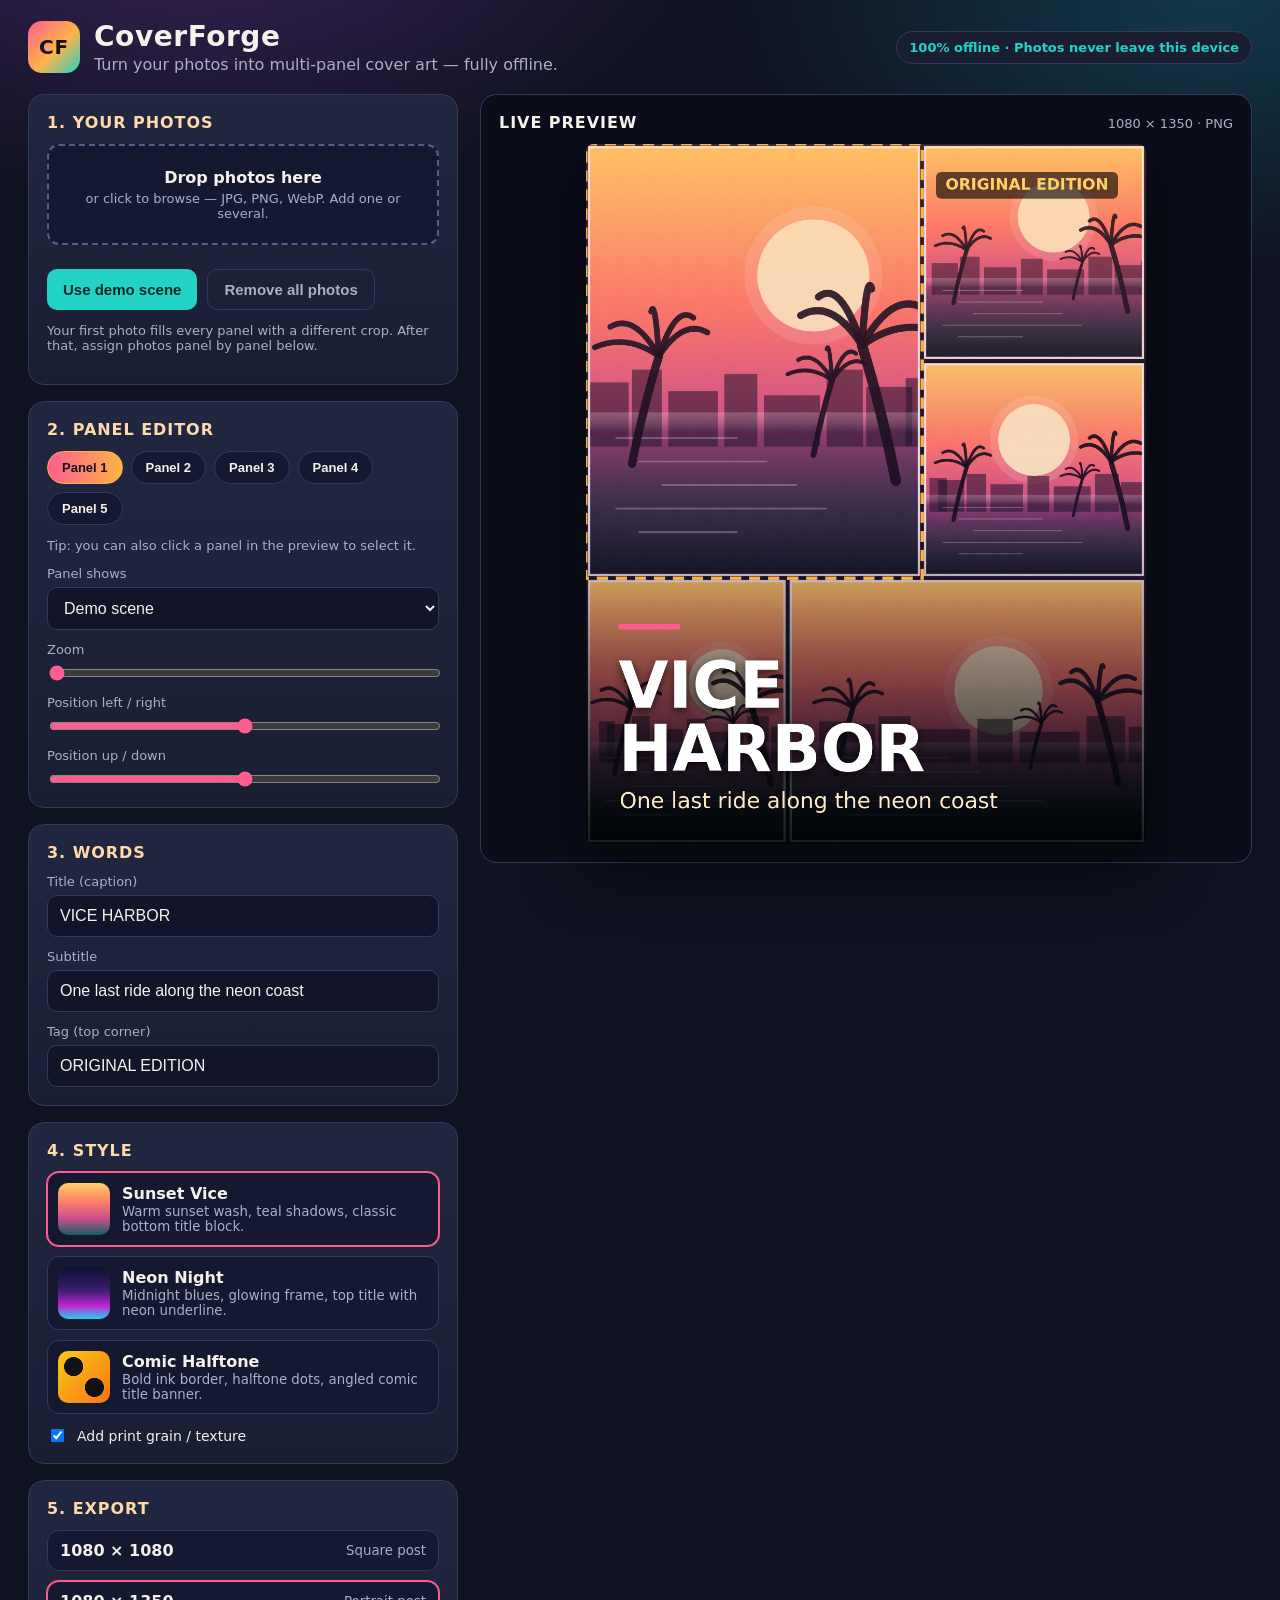
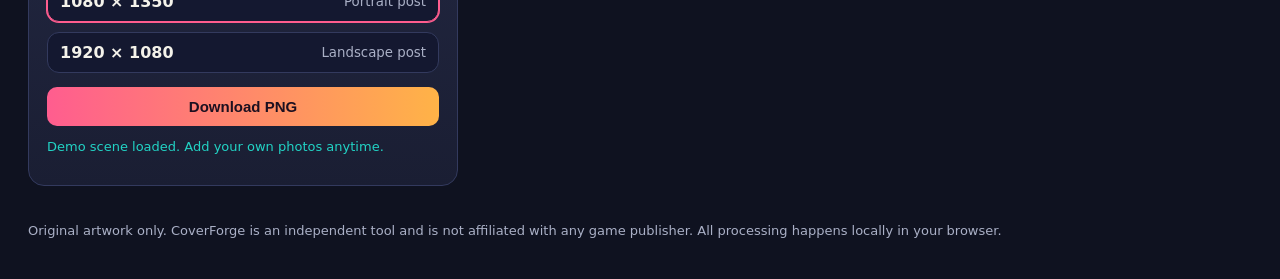
<file: app/index.html>
<!DOCTYPE html>
<html lang="en">
<head>
<meta charset="UTF-8">
<meta name="viewport" content="width=device-width, initial-scale=1.0">
<title>CoverForge — Multi-Panel Cover Art Maker</title>
<meta name="description" content="Offline web app that turns your photos and a caption into original multi-panel cover art, exported as a PNG.">
<link rel="stylesheet" href="styles.css">
</head>
<body>
<header class="topbar">
  <div class="brand">
    <div class="brand-mark" aria-hidden="true">CF</div>
    <div>
      <h1>CoverForge</h1>
      <p>Turn your photos into multi-panel cover art — fully offline.</p>
    </div>
  </div>
  <span class="offline-badge">100% offline &middot; Photos never leave this device</span>
</header>

<main class="layout">
  <section class="controls" aria-label="Cover controls">
    <div class="panel">
      <h2>1. Your photos</h2>
      <div id="dropZone" class="drop-zone" tabindex="0" role="button" aria-label="Add photos">
        <strong>Drop photos here</strong>
        <span>or click to browse — JPG, PNG, WebP. Add one or several.</span>
        <input id="photoInput" type="file" accept="image/*" multiple hidden>
      </div>
      <div id="photoList" class="photo-list" aria-label="Loaded photos"></div>
      <div class="row">
        <button id="demoBtn" class="btn btn-secondary" type="button">Use demo scene</button>
        <button id="clearPhotosBtn" class="btn btn-ghost" type="button">Remove all photos</button>
      </div>
      <p class="hint">Your first photo fills every panel with a different crop. After that, assign photos panel by panel below.</p>
    </div>

    <div class="panel">
      <h2>2. Panel editor</h2>
      <div id="panelPicker" class="panel-picker" role="group" aria-label="Choose a panel to edit"></div>
      <p class="hint">Tip: you can also click a panel in the preview to select it.</p>
      <label class="field">
        <span>Panel shows</span>
        <select id="panelSource">
          <option value="-1">Demo scene</option>
        </select>
      </label>
      <label class="field">
        <span>Zoom</span>
        <input id="panelZoom" type="range" min="100" max="250" value="100">
      </label>
      <label class="field">
        <span>Position left / right</span>
        <input id="panelX" type="range" min="-50" max="50" value="0">
      </label>
      <label class="field">
        <span>Position up / down</span>
        <input id="panelY" type="range" min="-50" max="50" value="0">
      </label>
    </div>

    <div class="panel">
      <h2>3. Words</h2>
      <label class="field">
        <span>Title (caption)</span>
        <input id="titleInput" type="text" maxlength="42" value="VICE HARBOR">
      </label>
      <label class="field">
        <span>Subtitle</span>
        <input id="subtitleInput" type="text" maxlength="72" value="One last ride along the neon coast">
      </label>
      <label class="field">
        <span>Tag (top corner)</span>
        <input id="tagInput" type="text" maxlength="24" value="ORIGINAL EDITION">
      </label>
    </div>

    <div class="panel">
      <h2>4. Style</h2>
      <div class="style-grid" role="radiogroup" aria-label="Cover style">
        <label class="style-card">
          <input type="radio" name="style" value="sunset" checked>
          <span class="swatch swatch-sunset" aria-hidden="true"></span>
          <strong>Sunset Vice</strong>
          <small>Warm sunset wash, teal shadows, classic bottom title block.</small>
        </label>
        <label class="style-card">
          <input type="radio" name="style" value="neon">
          <span class="swatch swatch-neon" aria-hidden="true"></span>
          <strong>Neon Night</strong>
          <small>Midnight blues, glowing frame, top title with neon underline.</small>
        </label>
        <label class="style-card">
          <input type="radio" name="style" value="halftone">
          <span class="swatch swatch-halftone" aria-hidden="true"></span>
          <strong>Comic Halftone</strong>
          <small>Bold ink border, halftone dots, angled comic title banner.</small>
        </label>
      </div>
      <label class="field checkbox">
        <input id="grainInput" type="checkbox" checked>
        <span>Add print grain / texture</span>
      </label>
    </div>

    <div class="panel actions">
      <h2>5. Export</h2>
      <div class="size-grid" role="radiogroup" aria-label="Export size">
        <label class="size-card">
          <input type="radio" name="size" value="1080x1080">
          <strong>1080 &times; 1080</strong>
          <small>Square post</small>
        </label>
        <label class="size-card">
          <input type="radio" name="size" value="1080x1350" checked>
          <strong>1080 &times; 1350</strong>
          <small>Portrait post</small>
        </label>
        <label class="size-card">
          <input type="radio" name="size" value="1920x1080">
          <strong>1920 &times; 1080</strong>
          <small>Landscape post</small>
        </label>
      </div>
      <button id="exportBtn" class="btn btn-primary" type="button">Download PNG</button>
      <p id="status" class="status" role="status" aria-live="polite">Demo scene loaded. Add your own photos anytime.</p>
    </div>
  </section>

  <section class="preview-wrap" aria-label="Live preview">
    <div class="preview-head">
      <h2>Live preview</h2>
      <span id="previewMeta">1080 &times; 1350 &middot; PNG</span>
    </div>
    <!-- The canvas is the export surface: its internal size is the export size. -->
    <canvas id="coverCanvas" width="1080" height="1350" aria-label="Cover art preview"></canvas>
  </section>
</main>

<footer class="footer">
  <p>Original artwork only. CoverForge is an independent tool and is not affiliated with any game publisher. All processing happens locally in your browser.</p>
</footer>

<script src="app.js"></script>
</body>
</html>
</file>
<file: app/styles.css>
:root{
  --bg:#0f1220; --panel:#1a1e33; --panel2:#222741; --text:#f4f2ea; --muted:#aab0c6;
  --accent:#ff5d8f; --accent2:#ffb347; --teal:#22d3c5; --line:#333a5e; --radius:16px;
}
*{box-sizing:border-box}
html,body{margin:0;padding:0}
body{
  font-family:system-ui,-apple-system,"Segoe UI",Roboto,Helvetica,Arial,sans-serif;
  background:radial-gradient(900px 500px at 15% -5%,#3a2358 0,transparent 60%),
             radial-gradient(900px 500px at 95% 0,#123a4a 0,transparent 55%),var(--bg);
  color:var(--text); min-height:100vh;
}
.topbar{display:flex;justify-content:space-between;align-items:center;gap:16px;padding:20px 28px;flex-wrap:wrap}
.brand{display:flex;gap:14px;align-items:center}
.brand-mark{width:52px;height:52px;border-radius:14px;display:grid;place-items:center;font-weight:900;letter-spacing:.04em;
  background:linear-gradient(135deg,var(--accent),var(--accent2) 55%,var(--teal));color:#14101f;font-size:20px}
.brand h1{margin:0;font-size:28px;letter-spacing:.02em}
.brand p{margin:2px 0 0;color:var(--muted)}
.offline-badge{border:1px solid var(--line);background:var(--panel);color:var(--teal);padding:8px 12px;border-radius:999px;font-size:13px;font-weight:600}
.layout{display:grid;grid-template-columns:minmax(320px,430px) minmax(320px,1fr);gap:22px;padding:0 28px 24px;align-items:start}
@media (max-width:900px){.layout{grid-template-columns:1fr}}
.controls{display:flex;flex-direction:column;gap:16px}
.panel{background:linear-gradient(180deg,var(--panel2),var(--panel));border:1px solid var(--line);border-radius:var(--radius);padding:18px}
.panel h2{margin:0 0 12px;font-size:16px;letter-spacing:.06em;text-transform:uppercase;color:#ffd9a8}
.drop-zone{border:2px dashed #55608f;border-radius:12px;padding:22px 14px;text-align:center;cursor:pointer;display:flex;flex-direction:column;gap:4px;background:#141830}
.drop-zone:hover,.drop-zone:focus,.drop-zone.dragging{border-color:var(--accent);background:#1d2142;outline:none}
.drop-zone span{color:var(--muted);font-size:13px}
.row{display:flex;gap:10px;margin-top:12px;flex-wrap:wrap}
.field{display:flex;flex-direction:column;gap:6px;margin-top:12px;font-size:13px;color:var(--muted)}
.field input[type="text"],.field select{background:#12152a;border:1px solid var(--line);border-radius:10px;color:var(--text);padding:11px 12px;font-size:16px}
.field input[type="range"]{width:100%;accent-color:var(--accent)}
.field.checkbox{flex-direction:row;align-items:center;gap:10px;color:var(--text);font-size:14px}
.photo-list{display:flex;flex-direction:column;gap:8px;margin-top:12px}
.photo-chip{display:flex;align-items:center;gap:8px;flex-wrap:wrap;background:#141830;border:1px solid var(--line);border-radius:10px;padding:8px 10px;font-size:13px}
.photo-chip span{flex:1;min-width:120px;overflow:hidden;text-overflow:ellipsis;white-space:nowrap}
.chip-btn{border:1px solid var(--line);background:var(--panel2);color:var(--text);border-radius:8px;padding:6px 10px;font-size:12px;font-weight:600;cursor:pointer}
.chip-btn:hover{border-color:var(--accent)}
.panel-picker{display:flex;gap:8px;flex-wrap:wrap}
.panel-btn{border:1px solid var(--line);background:#141830;color:var(--text);border-radius:999px;padding:8px 14px;font-size:13px;font-weight:700;cursor:pointer}
.panel-btn.active{border-color:var(--accent2);color:#14101f;background:linear-gradient(90deg,var(--accent),var(--accent2))}
.style-grid{display:flex;flex-direction:column;gap:10px}
.style-card{display:grid;grid-template-columns:52px 1fr;grid-template-rows:auto auto;column-gap:12px;align-items:center;
  border:1px solid var(--line);border-radius:12px;padding:10px;cursor:pointer;background:#141830}
.style-card:has(input:checked){border-color:var(--accent);box-shadow:0 0 0 1px var(--accent)}
.style-card input{position:absolute;opacity:0}
.style-card strong{grid-column:2}
.style-card small{grid-column:2;color:var(--muted)}
.swatch{width:52px;height:52px;border-radius:10px;grid-row:1/3}
.swatch-sunset{background:linear-gradient(180deg,#ffd166 0,#ff7b6b 38%,#c94f8e 68%,#155e63 100%)}
.swatch-neon{background:linear-gradient(180deg,#0b1030 0,#3b1d6e 45%,#c026d3 75%,#22d3ee 100%)}
.swatch-halftone{background:radial-gradient(circle at 30% 30%,#111 18%,transparent 19%),radial-gradient(circle at 70% 70%,#111 18%,transparent 19%),linear-gradient(135deg,#facc15,#f97316)}
.size-grid{display:flex;flex-direction:column;gap:10px;margin-bottom:14px}
.size-card{display:grid;grid-template-columns:1fr auto;align-items:center;border:1px solid var(--line);border-radius:12px;padding:10px 12px;cursor:pointer;background:#141830}
.size-card:has(input:checked){border-color:var(--accent);box-shadow:0 0 0 1px var(--accent)}
.size-card input{position:absolute;opacity:0}
.size-card small{color:var(--muted)}
.btn{border:0;border-radius:10px;padding:11px 16px;font-weight:700;cursor:pointer;font-size:15px}
.btn-primary{background:linear-gradient(90deg,var(--accent),var(--accent2));color:#1c1020;width:100%}
.btn-secondary{background:var(--teal);color:#062a28}
.btn-ghost{background:transparent;color:var(--muted);border:1px solid var(--line)}
.btn:hover{filter:brightness(1.07)}
.hint,.status{color:var(--muted);font-size:13px}
.status{color:var(--teal)}
.preview-wrap{background:#0b0e1a;border:1px solid var(--line);border-radius:var(--radius);padding:18px}
.preview-head{display:flex;justify-content:space-between;align-items:baseline;gap:12px}
.preview-head h2{margin:0 0 12px;font-size:16px;letter-spacing:.06em;text-transform:uppercase}
.preview-head span{color:var(--muted);font-size:13px}
#coverCanvas{display:block;width:min(100%,560px);height:auto;margin:0 auto;border-radius:8px;box-shadow:0 24px 60px rgba(0,0,0,.55);background:#222;cursor:pointer}
.footer{padding:0 28px 28px;color:var(--muted);font-size:13px}
</file>
